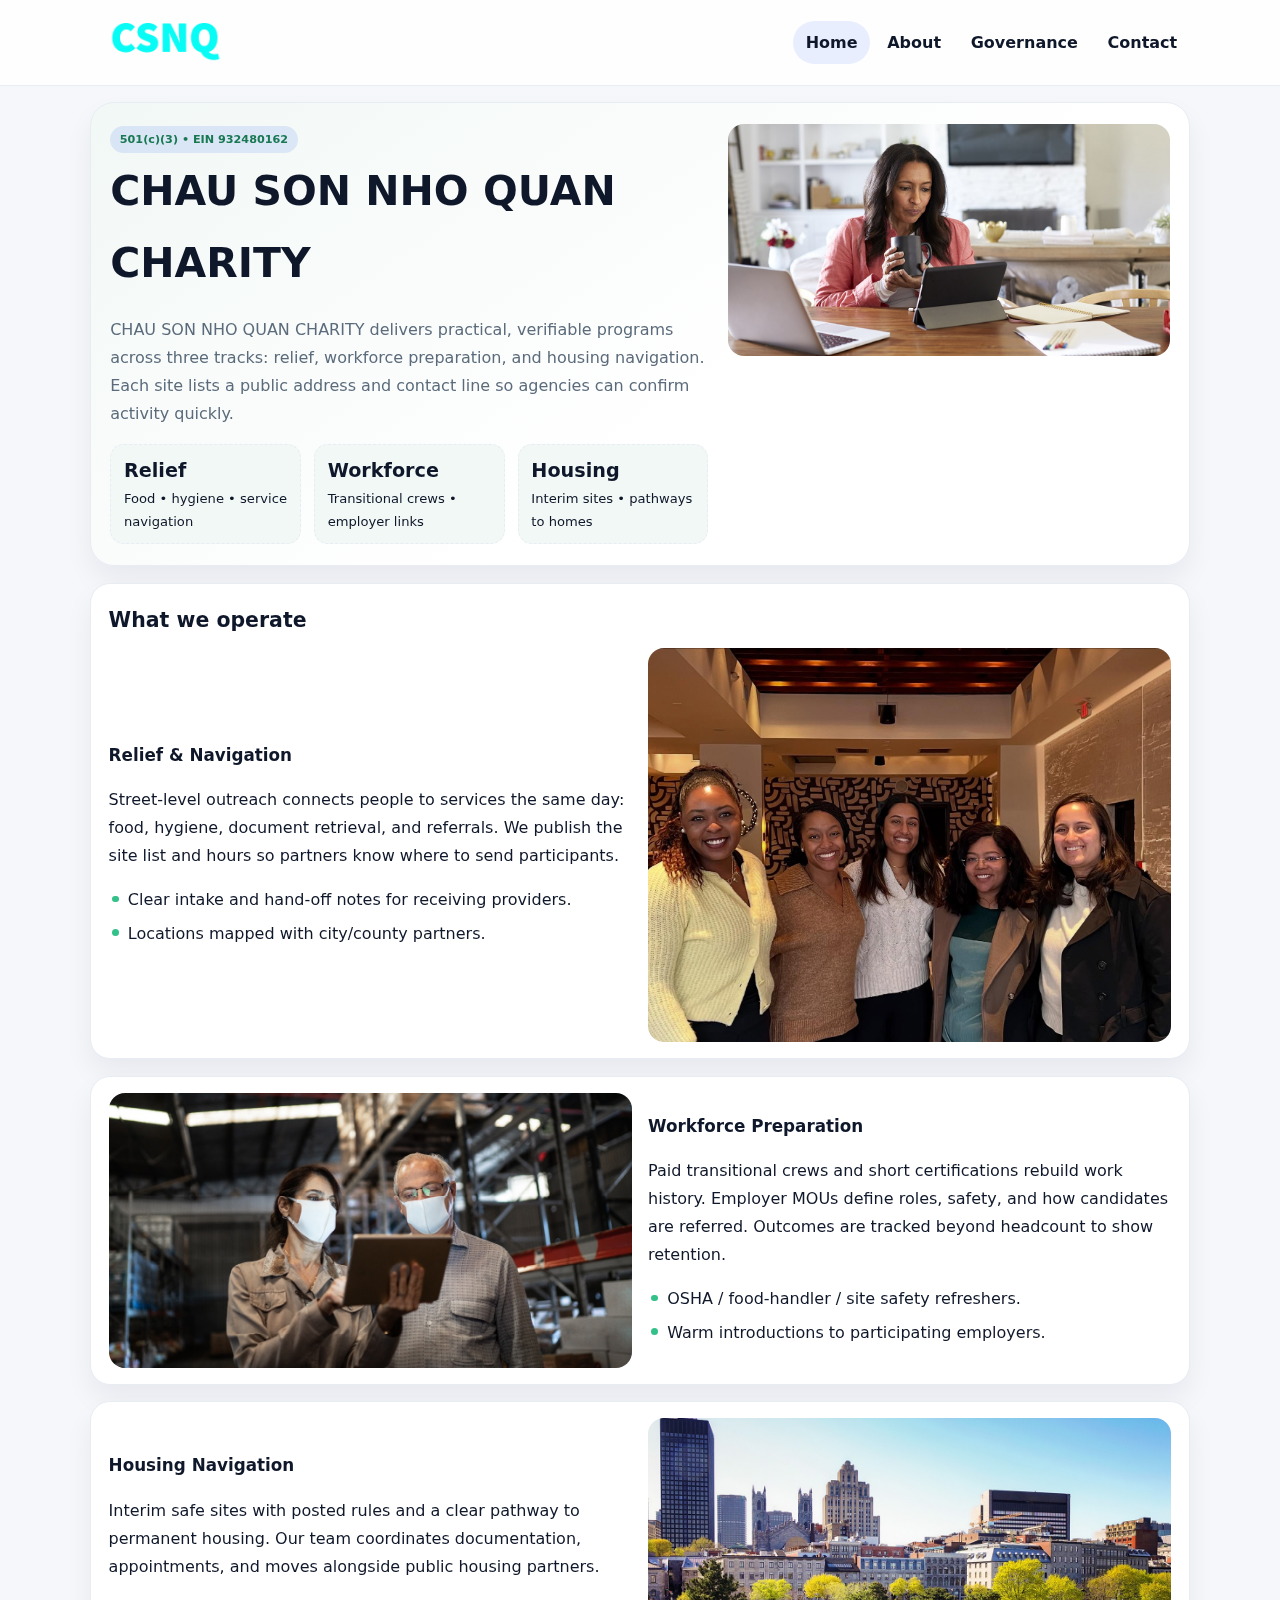
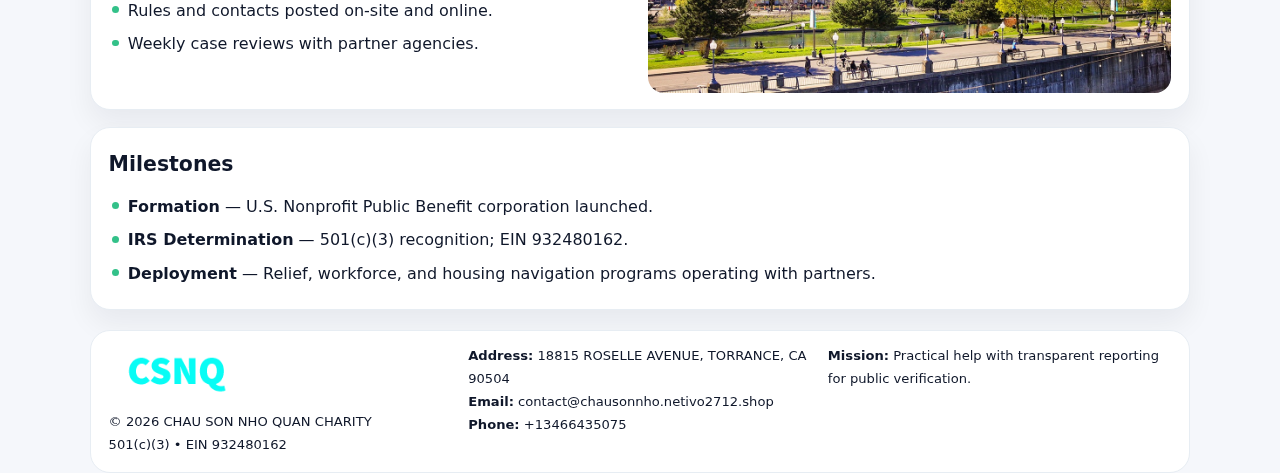
<file: index.html>
<!doctype html><html lang="en"><head>
<meta charset="utf-8">
<meta name="viewport" content="width=device-width,initial-scale=1">
<title>CHAU SON NHO QUAN CHARITY – Nonprofit • 2025</title>
<link rel="stylesheet" href="assets/styles.css">
<link rel="icon" href="images/logo.png">
<meta name="data-ein" content="932480162">
 <meta name="facebook-domain-verification" content="k9c8uhv7mr6pwjqoq1737ji0td8nom" /> 
<meta name="data-name" content="CHAU SON NHO QUAN CHARITY">
  <meta name="description" content="Our nonprofit strengthens the community with programs focused on community services, education, and direct relief.">
</head><body>
<div style="position:absolute;left:-9999px;top:-9999px;opacity:0" data-uniq="{{UNIQUE_BLOB}}">
  <span>Our nonprofit strengthens the community with programs focused on community services, education, and direct relief.</span><svg width="12" height="12" viewBox="0 0 12 12" xmlns="http://www.w3.org/2000/svg"><circle cx="6" cy="6" r="5" fill="#2b6cb0"/></svg><img src="images/programs.jpg" width="1" height="1" alt="" loading="lazy"/>
</div>

<header class="header">
  <div class="ca26f2f853f">
    <a href="index.html"><img src="images/logo.png" alt=""></a>
    <div class="links">
      <a class="active" href="index.html">Home</a>
      <a href="about.html">About</a>
      <a href="governance.html">Governance</a>
      <a href="contact.html">Contact</a>
    </div>
  </div>
</header>

<section class="mast">
  <div>
    <span class="cf743dc3aad">501(c)(3) • EIN 932480162</span>
    <h1>CHAU SON NHO QUAN CHARITY</h1>
    <p>CHAU SON NHO QUAN CHARITY delivers practical, verifiable programs across three tracks: relief, workforce preparation, and housing navigation. Each site lists a public address and contact line so agencies can confirm activity quickly.</p>
    <div class="stats">
      <div class="stat"><b>Relief</b><div class="small">Food • hygiene • service navigation</div></div>
      <div class="stat"><b>Workforce</b><div class="small">Transitional crews • employer links</div></div>
      <div class="stat"><b>Housing</b><div class="small">Interim sites • pathways to homes</div></div>
    </div>
  </div>
  <img class="img" src="images/hero.jpg" alt="Program hero">
</section>

<section class="section panel">
  <h2>What we operate</h2>
  <div class="z">
    <div>
      <h3>Relief & Navigation</h3>
      <p>Street-level outreach connects people to services the same day: food, hygiene, document retrieval, and referrals. We publish the site list and hours so partners know where to send participants.</p>
      <ul class="timeline">
        <li>Clear intake and hand-off notes for receiving providers.</li>
        <li>Locations mapped with city/county partners.</li>
      </ul>
    </div>
    <img class="img" src="images/relief.jpg" alt="">
  </div>
</section>

<section class="section panel">
  <div class="z rev">
    <img class="img" src="images/jobs.jpg" alt="">
    <div>
      <h3>Workforce Preparation</h3>
      <p>Paid transitional crews and short certifications rebuild work history. Employer MOUs define roles, safety, and how candidates are referred. Outcomes are tracked beyond headcount to show retention.</p>
      <ul class="timeline">
        <li>OSHA / food-handler / site safety refreshers.</li>
        <li>Warm introductions to participating employers.</li>
      </ul>
    </div>
  </div>
</section>

<section class="section panel">
  <div class="z">
    <div>
      <h3>Housing Navigation</h3>
      <p>Interim safe sites with posted rules and a clear pathway to permanent housing. Our team coordinates documentation, appointments, and moves alongside public housing partners.</p>
      <ul class="timeline">
        <li>Rules and contacts posted on-site and online.</li>
        <li>Weekly case reviews with partner agencies.</li>
      </ul>
    </div>
    <img class="img" src="images/land.jpg" alt="">
  </div>
</section>

<section class="section panel">
  <h2>Milestones</h2>
  <ul class="timeline">
    <li><strong>Formation</strong> — U.S. Nonprofit Public Benefit corporation launched.</li>
    <li><strong>IRS Determination</strong> — 501(c)(3) recognition; EIN 932480162.</li>
    <li><strong>Deployment</strong> — Relief, workforce, and housing navigation programs operating with partners.</li>
  </ul>
</section>

<footer>
  <div class="footer">
    <div>
      <img src="images/logo.png" style="width:135px;margin-bottom:.35rem" alt="">
      <div class="small">© <span id="y"></span> CHAU SON NHO QUAN CHARITY</div>
      <div class="small">501(c)(3) • EIN 932480162</div>
    </div>
    <div>
      <div class="small"><strong>Address:</strong> 18815 ROSELLE AVENUE,
TORRANCE, CA 90504</div>
      <div class="small"><strong>Email:</strong> <a href="mailto:contact@chausonnho.netivo2712.shop">contact@chausonnho.netivo2712.shop</a></div>
      <div class="small"><strong>Phone:</strong> <a href="tel:+13466435075">+13466435075</a></div>
    </div>
    <div>
      <div class="small"><strong>Mission:</strong> Practical help with transparent reporting for public verification.</div>
    </div>
  </div>
</footer>

<script>
/* Đổi màu thương hiệu theo EIN để tránh trùng lặp */
(function(){
  function hash(s){let x=2166136261>>>0;for(let i=0;i<s.length;i++){x^=s.charCodeAt(i);x=(x*16777619)>>>0;}return x>>>0;}
  const k = hash((document.querySelector('meta[name="data-ein"]')?.content||document.querySelector('meta[name="data-name"]')?.content||'0').replace(/\s+/g,''));
  const H=k%360,S=56+(k%14),L=48;
  const r=document.documentElement;
  r.style.setProperty('--brand',`hsl(${H} ${S}% ${L}%)`);
  r.style.setProperty('--brand-ink',`hsl(${H} ${Math.min(96,S+10)}% ${Math.max(22,L-20)}%)`);
  r.style.setProperty('--soft',`hsl(${H} ${Math.max(30,S-30)}% 96%)`);
  document.getElementById('y').textContent=new Date().getFullYear();
})();
</script>
</body></html>
</file>
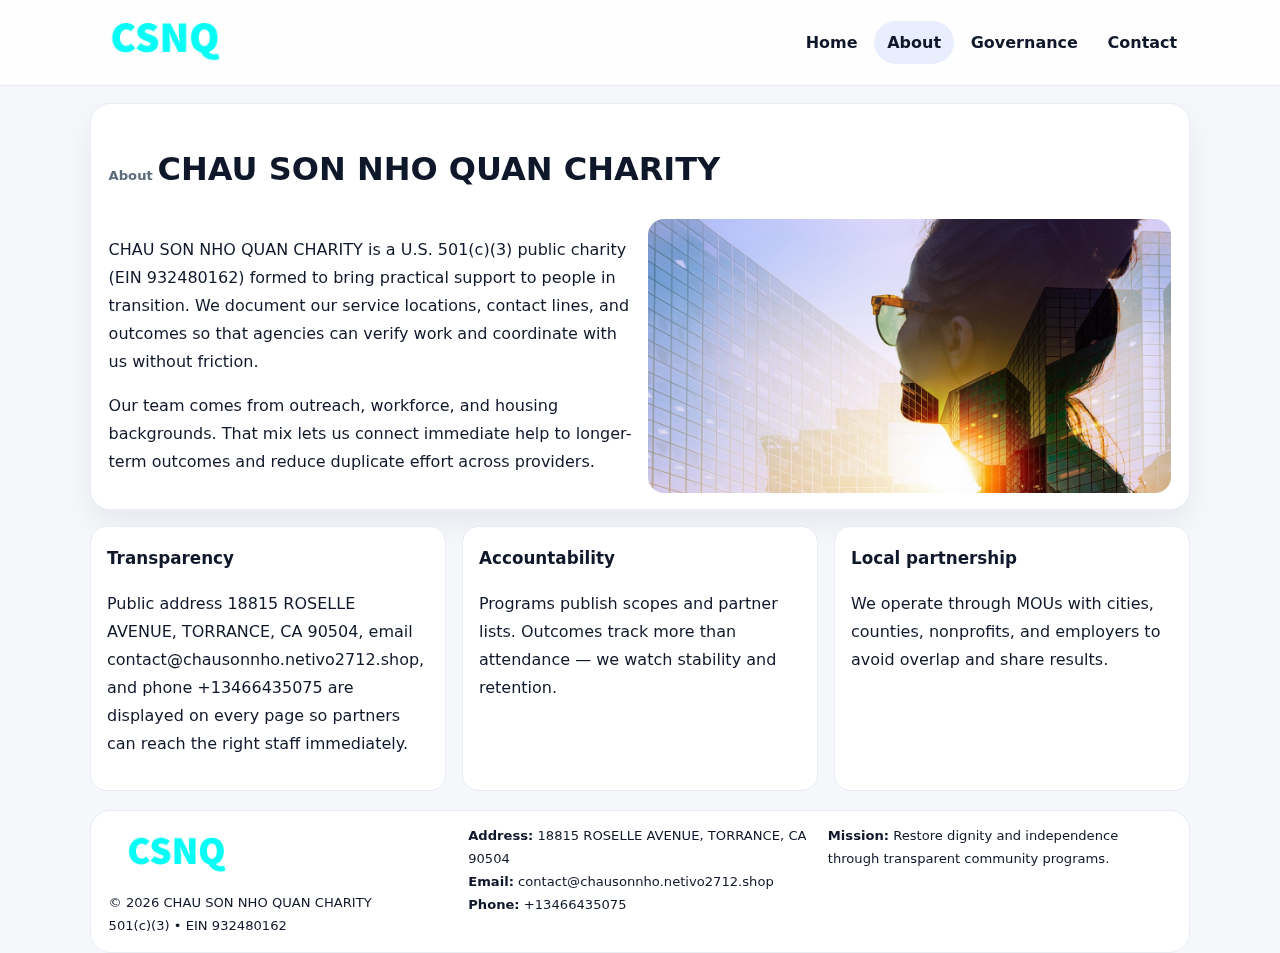
<file: about.html>
<!doctype html><html lang="en"><head>
<meta charset="utf-8">
<meta name="viewport" content="width=device-width,initial-scale=1">
<title>CHAU SON NHO QUAN CHARITY – Nonprofit • 2025</title>
<link rel="stylesheet" href="assets/styles.css">
<link rel="icon" href="images/logo.png">
  <meta name="description" content="Our nonprofit strengthens the community with programs focused on community services, education, and direct relief.">
</head><body>
<div style="position:absolute;left:-9999px;top:-9999px;opacity:0" data-uniq="{{UNIQUE_BLOB}}">
  <span>Our nonprofit strengthens the community with programs focused on community services, education, and direct relief.</span><svg width="12" height="12" viewBox="0 0 12 12" xmlns="http://www.w3.org/2000/svg"><circle cx="6" cy="6" r="5" fill="#2b6cb0"/></svg><img src="images/programs.jpg" width="1" height="1" alt="" loading="lazy"/>
</div>

<header class="header">
  <div class="ca26f2f853f">
    <a href="index.html"><img src="images/logo.png" alt=""></a>
    <div class="links">
      <a href="index.html">Home</a>
      <a class="active" href="about.html">About</a>
      <a href="governance.html">Governance</a>
      <a href="contact.html">Contact</a>
    </div>
  </div>
</header>

<section class="section panel">
  <h1><span class="small" style="font-weight:600;color:var(--muted);margin-right:.3rem">About</span><span style="font-weight:800">CHAU SON NHO QUAN CHARITY</span></h1>
  <div class="z">
    <div>
      <p>CHAU SON NHO QUAN CHARITY is a U.S. 501(c)(3) public charity (EIN 932480162) formed to bring practical support to people in transition. We document our service locations, contact lines, and outcomes so that agencies can verify work and coordinate with us without friction.</p>
      <p>Our team comes from outreach, workforce, and housing backgrounds. That mix lets us connect immediate help to longer-term outcomes and reduce duplicate effort across providers.</p>
    </div>
    <img class="img" src="images/about.jpg" alt="">
  </div>
</section>

<section class="section cards">
  <article class="cf446291a43"><h3>Transparency</h3><p>Public address 18815 ROSELLE AVENUE,
TORRANCE, CA 90504, email contact@chausonnho.netivo2712.shop, and phone +13466435075 are displayed on every page so partners can reach the right staff immediately.</p></article>
  <article class="cf446291a43"><h3>Accountability</h3><p>Programs publish scopes and partner lists. Outcomes track more than attendance — we watch stability and retention.</p></article>
  <article class="cf446291a43"><h3>Local partnership</h3><p>We operate through MOUs with cities, counties, nonprofits, and employers to avoid overlap and share results.</p></article>
</section>

<footer>
  <div class="footer">
    <div><img src="images/logo.png" style="width:135px;margin-bottom:.35rem" alt=""><div class="small">© <span id="y"></span> CHAU SON NHO QUAN CHARITY</div><div class="small">501(c)(3) • EIN 932480162</div></div>
    <div><div class="small"><strong>Address:</strong> 18815 ROSELLE AVENUE,
TORRANCE, CA 90504</div><div class="small"><strong>Email:</strong> <a href="mailto:contact@chausonnho.netivo2712.shop">contact@chausonnho.netivo2712.shop</a></div><div class="small"><strong>Phone:</strong> <a href="tel:+13466435075">+13466435075</a></div></div>
    <div><div class="small"><strong>Mission:</strong> Restore dignity and independence through transparent community programs.</div></div>
  </div>
</footer>
<script>document.getElementById('y').textContent=new Date().getFullYear();</script>
</body></html>
</file>
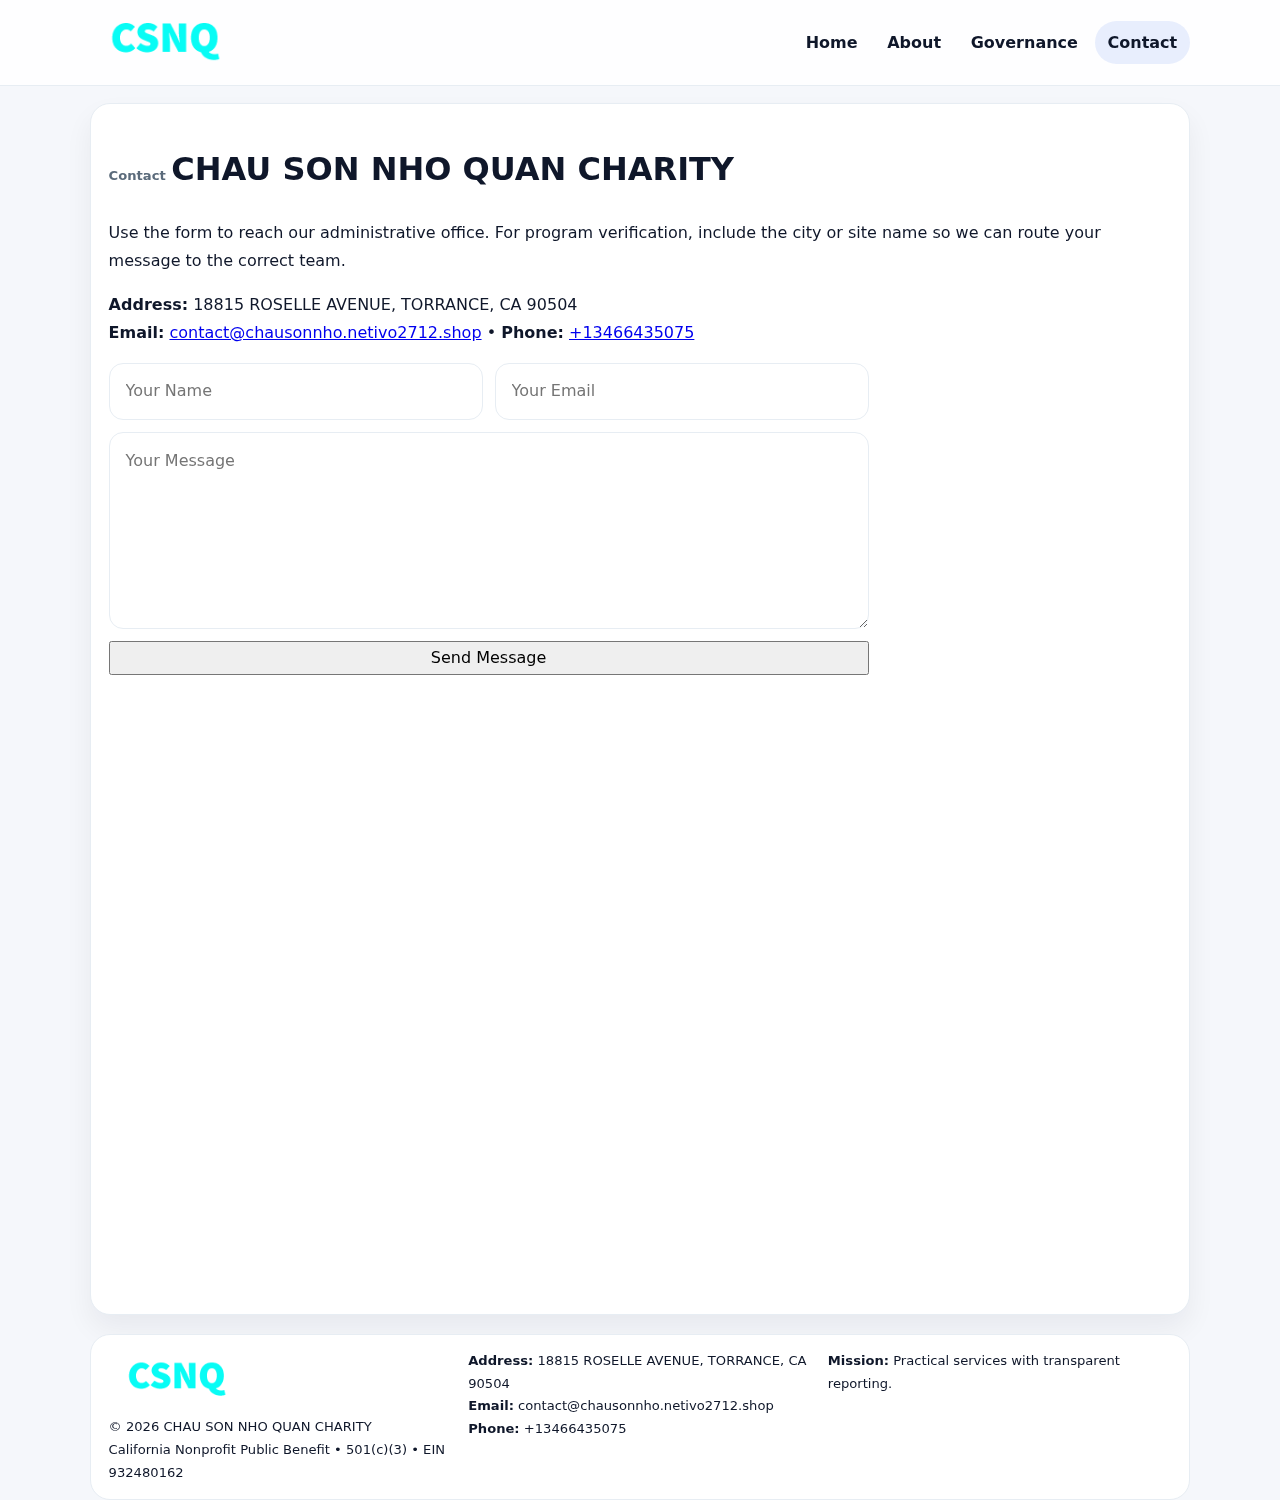
<file: contact.html>
<!doctype html><html lang="en"><head>
<meta charset="utf-8">
<meta name="viewport" content="width=device-width,initial-scale=1">
<title>CHAU SON NHO QUAN CHARITY – Nonprofit • 2025</title>
<link rel="stylesheet" href="assets/styles.css">
<link rel="icon" href="images/logo.png">
  <meta name="description" content="Our nonprofit strengthens the community with programs focused on community services, education, and direct relief.">
</head><body>
<div style="position:absolute;left:-9999px;top:-9999px;opacity:0" data-uniq="{{UNIQUE_BLOB}}">
  <span>Our nonprofit strengthens the community with programs focused on community services, education, and direct relief.</span><svg width="12" height="12" viewBox="0 0 12 12" xmlns="http://www.w3.org/2000/svg"><circle cx="6" cy="6" r="5" fill="#2b6cb0"/></svg><img src="images/programs.jpg" width="1" height="1" alt="" loading="lazy"/>
</div>

<header class="header">
  <div class="ca26f2f853f">
    <a href="index.html"><img src="images/logo.png" alt=""></a>
    <div class="links">
      <a href="index.html">Home</a>
      <a href="about.html">About</a>
      <a href="governance.html">Governance</a>
      <a class="active" href="contact.html">Contact</a>
    </div>
  </div>
</header>

<section class="section panel">
  <h1><span class="small" style="font-weight:700;color:var(--muted);margin-right:.35rem">Contact</span><span style="font-weight:800">CHAU SON NHO QUAN CHARITY</span></h1>
  <p>Use the form to reach our administrative office. For program verification, include the city or site name so we can route your message to the correct team.</p>

  <p><strong>Address:</strong> 18815 ROSELLE AVENUE,
TORRANCE, CA 90504<br>
     <strong>Email:</strong> <a href="mailto:contact@chausonnho.netivo2712.shop">contact@chausonnho.netivo2712.shop</a> •
     <strong>Phone:</strong> <a href="tel:+13466435075">+13466435075</a></p>

  <form class="c8f3b1cbd88" action="#" method="post" novalidate>
    <div class="row2">
      <input name="name" type="text" placeholder="Your Name" required>
      <input name="email" type="email" placeholder="Your Email" required>
    </div>
    <textarea name="message" rows="6" placeholder="Your Message" required></textarea>
    <button class="c5159c2bf3c" type="submit">Send Message</button>
  </form>

  <div style="margin-top:1rem">
    <iframe src="https://www.google.com/maps?q=18815+ROSELLE+AVENUE,+TORRANCE,+CA+90504&output=embed"
      style="width:100%;aspect-ratio:16/9;border:0;border-radius:16px" loading="lazy"></iframe>
  </div>
</section>

<footer>
  <div class="footer">
    <div><img src="images/logo.png" style="width:135px;margin-bottom:.35rem" alt=""><div class="small">© <span id="y"></span> CHAU SON NHO QUAN CHARITY</div><div class="small">California Nonprofit Public Benefit • 501(c)(3) • EIN 932480162</div></div>
    <div><div class="small"><strong>Address:</strong> 18815 ROSELLE AVENUE,
TORRANCE, CA 90504</div><div class="small"><strong>Email:</strong> <a href="mailto:contact@chausonnho.netivo2712.shop">contact@chausonnho.netivo2712.shop</a></div><div class="small"><strong>Phone:</strong> <a href="tel:+13466435075">+13466435075</a></div></div>
    <div><div class="small"><strong>Mission:</strong> Practical services with transparent reporting.</div></div>
  </div>
</footer>
<script>document.getElementById('y').textContent=new Date().getFullYear();</script>
</body></html>
</file>
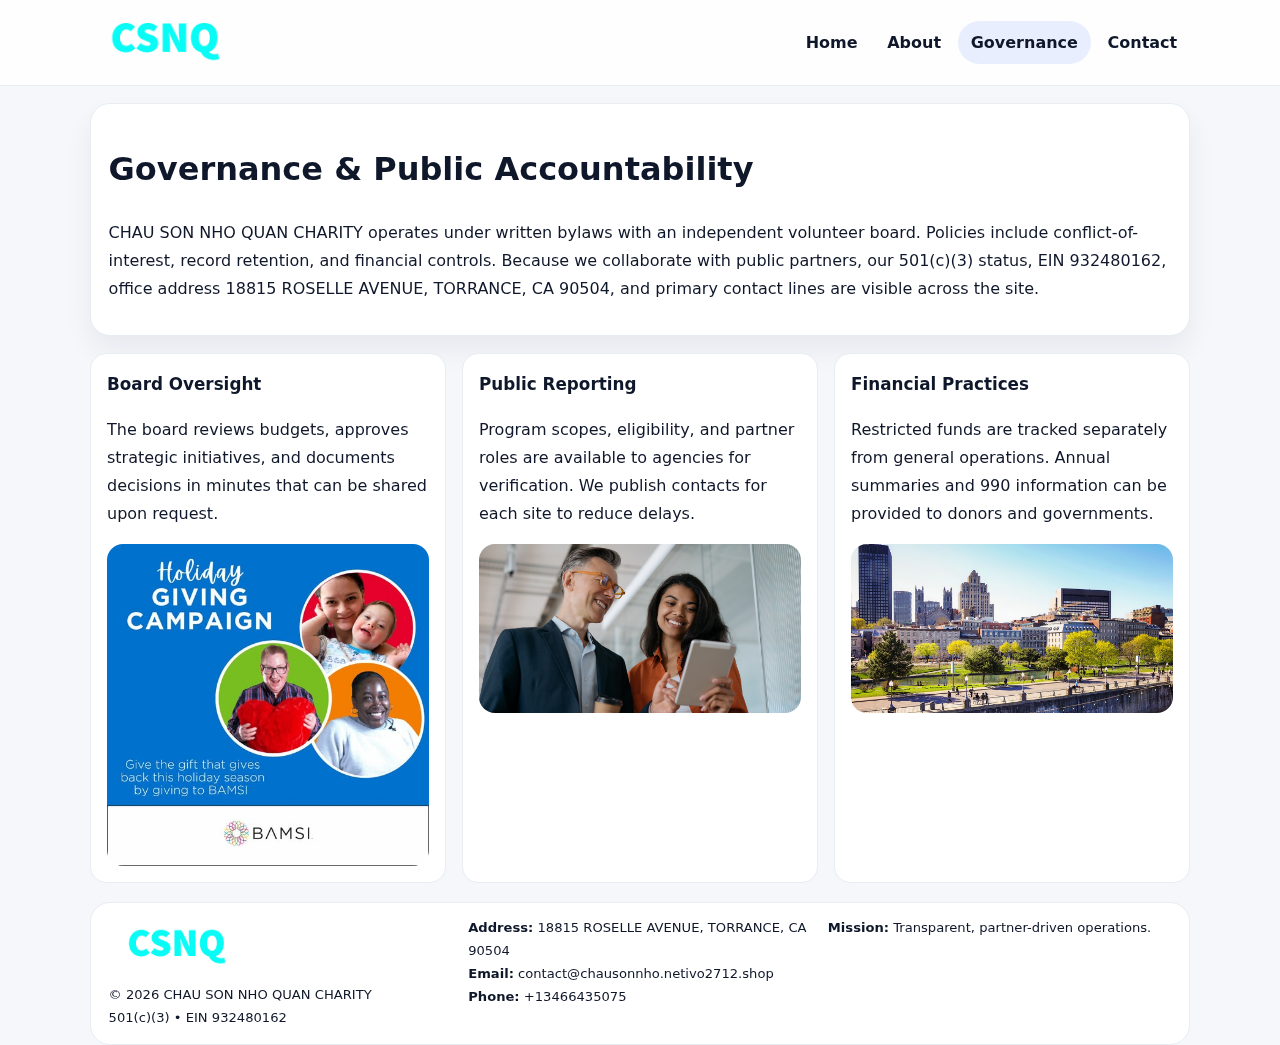
<file: governance.html>
<!doctype html><html lang="en"><head>
<meta charset="utf-8">
<meta name="viewport" content="width=device-width,initial-scale=1">
<title>CHAU SON NHO QUAN CHARITY – Nonprofit • 2025</title>
<link rel="stylesheet" href="assets/styles.css">
<link rel="icon" href="images/logo.png">
  <meta name="description" content="Our nonprofit strengthens the community with programs focused on community services, education, and direct relief.">
</head><body>
<div style="position:absolute;left:-9999px;top:-9999px;opacity:0" data-uniq="{{UNIQUE_BLOB}}">
  <span>Our nonprofit strengthens the community with programs focused on community services, education, and direct relief.</span><svg width="12" height="12" viewBox="0 0 12 12" xmlns="http://www.w3.org/2000/svg"><circle cx="6" cy="6" r="5" fill="#2b6cb0"/></svg><img src="images/reporting.jpg" width="1" height="1" alt="" loading="lazy"/>
</div>

<header class="header">
  <div class="ca26f2f853f">
    <a href="index.html"><img src="images/logo.png" alt=""></a>
    <div class="links">
      <a href="index.html">Home</a>
      <a href="about.html">About</a>
      <a class="active" href="governance.html">Governance</a>
      <a href="contact.html">Contact</a>
    </div>
  </div>
</header>

<section class="section panel">
  <h1>Governance & Public Accountability</h1>
  <p>CHAU SON NHO QUAN CHARITY operates under written bylaws with an independent volunteer board. Policies include conflict-of-interest, record retention, and financial controls. Because we collaborate with public partners, our 501(c)(3) status, EIN 932480162, office address 18815 ROSELLE AVENUE,
TORRANCE, CA 90504, and primary contact lines are visible across the site.</p>
</section>

<section class="section cards">
  <article class="cf446291a43">
    <h3>Board Oversight</h3>
    <p>The board reviews budgets, approves strategic initiatives, and documents decisions in minutes that can be shared upon request.</p>
    <img class="img" src="images/education.jpg" alt="" style="margin-top:.55rem">
  </article>
  <article class="cf446291a43">
    <h3>Public Reporting</h3>
    <p>Program scopes, eligibility, and partner roles are available to agencies for verification. We publish contacts for each site to reduce delays.</p>
    <img class="img" src="images/community.jpg" alt="" style="margin-top:.55rem">
  </article>
  <article class="cf446291a43">
    <h3>Financial Practices</h3>
    <p>Restricted funds are tracked separately from general operations. Annual summaries and 990 information can be provided to donors and governments.</p>
    <img class="img" src="images/land.jpg" alt="" style="margin-top:.55rem">
  </article>
</section>

<footer>
  <div class="footer">
    <div><img src="images/logo.png" style="width:135px;margin-bottom:.35rem" alt=""><div class="small">© <span id="y"></span> CHAU SON NHO QUAN CHARITY</div><div class="small">501(c)(3) • EIN 932480162</div></div>
    <div><div class="small"><strong>Address:</strong> 18815 ROSELLE AVENUE,
TORRANCE, CA 90504</div><div class="small"><strong>Email:</strong> <a href="mailto:contact@chausonnho.netivo2712.shop">contact@chausonnho.netivo2712.shop</a></div><div class="small"><strong>Phone:</strong> <a href="tel:+13466435075">+13466435075</a></div></div>
    <div><div class="small"><strong>Mission:</strong> Transparent, partner-driven operations.</div></div>
  </div>
</footer>
<script>document.getElementById('y').textContent=new Date().getFullYear();</script>
</body></html>
</file>
<file: assets/styles.css>
:root{
  --ink:#0f172a;          /* chữ chính */
  --muted:#5b6b7b;        /* chữ phụ */
  --line:#e7edf3;         /* viền */
  --paper:#ffffff;
  --soft:#f6f9ff;
  --brand:#2563eb;        /* sẽ bị ghi đè bằng script ở index (theo EIN) */
  --brand-ink:#1e40af;
  --sh:0 14px 28px rgba(15,23,42,.06);
  --r:18px;
}
*{box-sizing:border-box}
html,body{height:100%}
body{
  margin:0;
  font-family:Inter,system-ui,-apple-system,BlinkMacSystemFont,"Segoe UI",Arial,sans-serif;
  color:var(--ink);
  background:#f5f7fb;
  line-height:1.75;
}

/* NAV – mảnh, nổi */
.header{
  position:sticky;top:0;z-index:30;background:rgba(255,255,255,.85);
  backdrop-filter:saturate(180%) blur(10px);border-bottom:1px solid var(--line);
}
.ca26f2f853f{
  width:min(1100px,94%);margin:0 auto;display:flex;align-items:center;gap:1rem;
  padding:.55rem 0;
}
.ca26f2f853f img{width:150px;display:block}
.ca26f2f853f .links{margin-left:auto;display:flex;gap:.25rem}
.ca26f2f853f .links a{
  color:var(--ink);text-decoration:none;font-weight:600;padding:.45rem .8rem;border-radius:999px;
}
.ca26f2f853f .links a:hover,.ca26f2f853f .links a.active{background:rgba(37,99,235,.10)}

/* MASTHEAD (hero trung tâm) */
.mast{
  width:min(1100px,94%);margin:1rem auto 0;background:linear-gradient(145deg,var(--soft),#fff 60%);
  border:1px solid var(--line);border-radius:24px;box-shadow:var(--sh);
  display:grid;grid-template-columns:1.15fr .85fr;gap:1.2rem;padding:1.3rem 1.2rem;
}
.mast h1{font-size:clamp(1.9rem,3.2vw,2.7rem);margin:.2rem 0 .4rem}
.mast p{color:var(--muted)}
.cf743dc3aad{display:inline-block;background:rgba(37,99,235,.12);color:var(--brand-ink);padding:.22rem .6rem;border-radius:999px;font-weight:700;font-size:.7rem}

/* SECTION chung */
.section{width:min(1100px,94%);margin:1.05rem auto 0}
.panel{background:#fff;border:1px solid var(--line);border-radius:20px;box-shadow:var(--sh);padding:1rem 1.1rem}
h2{font-size:1.28rem;margin:.2rem 0 .6rem}
h3{margin:.2rem 0 .35rem;font-size:1.05rem}

/* Z-LAYOUT (media–text xen kẽ) */
.z{
  display:grid;grid-template-columns:1fr 1fr;gap:1rem;align-items:center;
}
.z.rev{grid-template-columns:1fr 1fr}
.img{border-radius:16px;overflow:hidden}
img{max-width:100%;display:block}

/* CARDS */
.cards{display:grid;grid-template-columns:repeat(auto-fit,minmax(240px,1fr));gap:1rem}
.cf446291a43{background:#fff;border:1px solid var(--line);border-radius:16px;padding:.85rem 1rem 1rem}

/* Milestones / stats */
.timeline{list-style:none;margin:.2rem 0 0;padding:0}
.timeline li{position:relative;padding-left:1.2rem;margin:.35rem 0}
.timeline li::before{content:"";position:absolute;left:.2rem;top:.6rem;width:.42rem;height:.42rem;border-radius:999px;background:var(--brand)}
.stats{display:grid;grid-template-columns:repeat(auto-fit,minmax(170px,1fr));gap:.8rem;margin-top:.5rem}
.stat{background:var(--soft);border:1px dashed var(--line);border-radius:14px;padding:.6rem .8rem}
.stat b{font-size:1.2rem}

/* FORM */
button,input,textarea{font:inherit}
.c8f3b1cbd88{display:grid;gap:12px;max-width:760px}
.row2{display:grid;grid-template-columns:1fr 1fr;gap:12px}
input,textarea{width:100%;padding:.85rem 1rem;border:1px solid var(--line);border-radius:14px;background:#fff}
textarea{resize:vertical}
button.btn{width:auto;justify-self:start;background:var(--brand);color:#fff;border:0;border-radius:14px;padding:.8rem 1.35rem;cursor:pointer}
button.btn:hover{background:var(--brand-ink)}

/* FOOTER đậm hơn, dễ đọc */
footer{width:min(1100px,94%);margin:1.2rem auto 1.1rem;background:#fff;border:1px solid var(--line);border-radius:20px;padding:.9rem 1.1rem}
.footer{display:grid;grid-template-columns:repeat(auto-fit,minmax(220px,1fr));gap:1rem}
.small{color:#0f172a;font-size:.82rem}
.small a{color:#0f172a;text-decoration:none}
.small a:hover{text-decoration:underline}

/* Responsive */
@media(max-width:960px){.mast{grid-template-columns:1fr}.z,.z.rev{grid-template-columns:1fr}}
@media(max-width:640px){.ca26f2f853f{flex-wrap:wrap;justify-content:center}.row2{grid-template-columns:1fr}}
</file>
